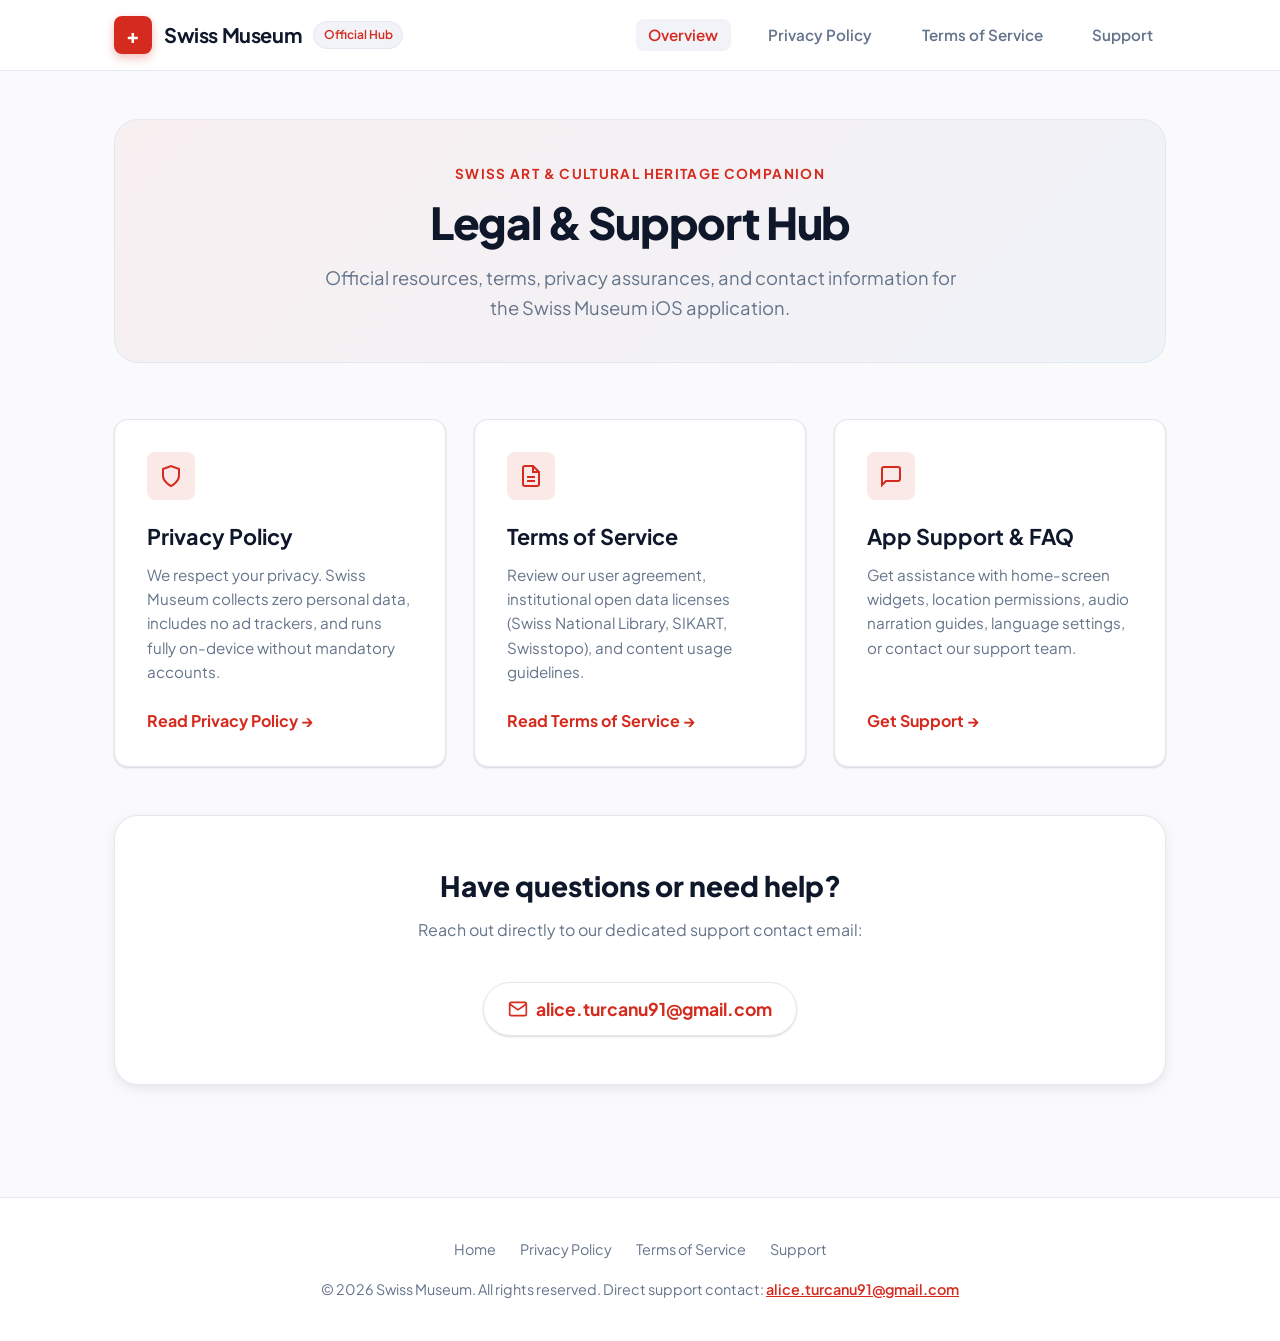
<file: index.html>
<!DOCTYPE html>
<html lang="en">
<head>
  <meta charset="UTF-8">
  <meta name="viewport" content="width=device-width, initial-scale=1.0">
  <title>Swiss Museum | Legal, Privacy & Support Portal</title>
  <meta name="description" content="Official Legal and Support Portal for Swiss Museum. Access Privacy Policy, Terms of Service, and App Support contact information.">
  <link rel="preconnect" href="https://fonts.googleapis.com">
  <link rel="preconnect" href="https://fonts.gstatic.com" crossorigin>
  <link href="https://fonts.googleapis.com/css2?family=Plus+Jakarta+Sans:wght@400;500;600;700;800&display=swap" rel="stylesheet">
  <link rel="stylesheet" href="styles.css">
</head>
<body>

  <!-- Navigation Header -->
  <header class="header">
    <div class="nav-container">
      <a href="index.html" class="brand">
        <div class="brand-icon">+</div>
        <span class="brand-title">Swiss Museum</span>
        <span class="brand-badge">Official Hub</span>
      </a>
      <nav>
        <ul class="nav-links">
          <li><a href="index.html" class="active">Overview</a></li>
          <li><a href="privacy.html">Privacy Policy</a></li>
          <li><a href="terms.html">Terms of Service</a></li>
          <li><a href="support.html">Support</a></li>
        </ul>
      </nav>
    </div>
  </header>

  <!-- Main Content -->
  <main class="main-content">
    
    <!-- Hero Section -->
    <section class="hero">
      <span class="hero-tag">Swiss Art & Cultural Heritage Companion</span>
      <h1 class="hero-title">Legal & Support Hub</h1>
      <p class="hero-subtitle">Official resources, terms, privacy assurances, and contact information for the Swiss Museum iOS application.</p>
    </section>

    <!-- Cards Grid -->
    <div class="card-grid">

      <!-- Privacy Card -->
      <div class="card">
        <div class="card-icon">
          <svg width="24" height="24" fill="none" stroke="currentColor" stroke-width="2" viewBox="0 0 24 24"><path d="M12 22s8-4 8-10V5l-8-3-8 3v7c0 6 8 10 8 10z"></path></svg>
        </div>
        <h2 class="card-title">Privacy Policy</h2>
        <p class="card-desc">We respect your privacy. Swiss Museum collects zero personal data, includes no ad trackers, and runs fully on-device without mandatory accounts.</p>
        <a href="privacy.html" class="card-link">Read Privacy Policy →</a>
      </div>

      <!-- Terms Card -->
      <div class="card">
        <div class="card-icon">
          <svg width="24" height="24" fill="none" stroke="currentColor" stroke-width="2" viewBox="0 0 24 24"><path d="M14 2H6a2 2 0 0 0-2 2v16a2 2 0 0 0 2 2h12a2 2 0 0 0 2-2V8z"></path><polyline points="14 2 14 8 20 8"></polyline><line x1="16" y1="13" x2="8" y2="13"></line><line x1="16" y1="17" x2="8" y2="17"></line></svg>
        </div>
        <h2 class="card-title">Terms of Service</h2>
        <p class="card-desc">Review our user agreement, institutional open data licenses (Swiss National Library, SIKART, Swisstopo), and content usage guidelines.</p>
        <a href="terms.html" class="card-link">Read Terms of Service →</a>
      </div>

      <!-- Support Card -->
      <div class="card">
        <div class="card-icon">
          <svg width="24" height="24" fill="none" stroke="currentColor" stroke-width="2" viewBox="0 0 24 24"><path d="M21 15a2 2 0 0 1-2 2H7l-4 4V5a2 2 0 0 1 2-2h14a2 2 0 0 1 2 2z"></path></svg>
        </div>
        <h2 class="card-title">App Support & FAQ</h2>
        <p class="card-desc">Get assistance with home-screen widgets, location permissions, audio narration guides, language settings, or contact our support team.</p>
        <a href="support.html" class="card-link">Get Support →</a>
      </div>

    </div>

    <!-- Quick Contact Card -->
    <div class="policy-container" style="text-align: center;">
      <h2 style="font-size: 1.75rem; font-weight: 800; margin-bottom: 0.5rem;">Have questions or need help?</h2>
      <p style="color: var(--text-muted); margin-bottom: 1.5rem;">Reach out directly to our dedicated support contact email:</p>
      
      <a href="mailto:alice.turcanu91@gmail.com" class="email-badge">
        <svg width="20" height="20" fill="none" stroke="currentColor" stroke-width="2" viewBox="0 0 24 24"><path d="M4 4h16c1.1 0 2 .9 2 2v12c0 1.1-.9 2-2 2H4c-1.1 0-2-.9-2-2V6c0-1.1.9-2 2-2z"></path><polyline points="22,6 12,13 2,6"></polyline></svg>
        alice.turcanu91@gmail.com
      </a>
    </div>

  </main>

  <!-- Footer -->
  <footer class="footer">
    <div class="footer-links">
      <a href="index.html">Home</a>
      <a href="privacy.html">Privacy Policy</a>
      <a href="terms.html">Terms of Service</a>
      <a href="support.html">Support</a>
    </div>
    <p>© 2026 Swiss Museum. All rights reserved. Direct support contact: <a href="mailto:alice.turcanu91@gmail.com" style="color:var(--primary); font-weight:600;">alice.turcanu91@gmail.com</a></p>
  </footer>

</body>
</html>
</file>
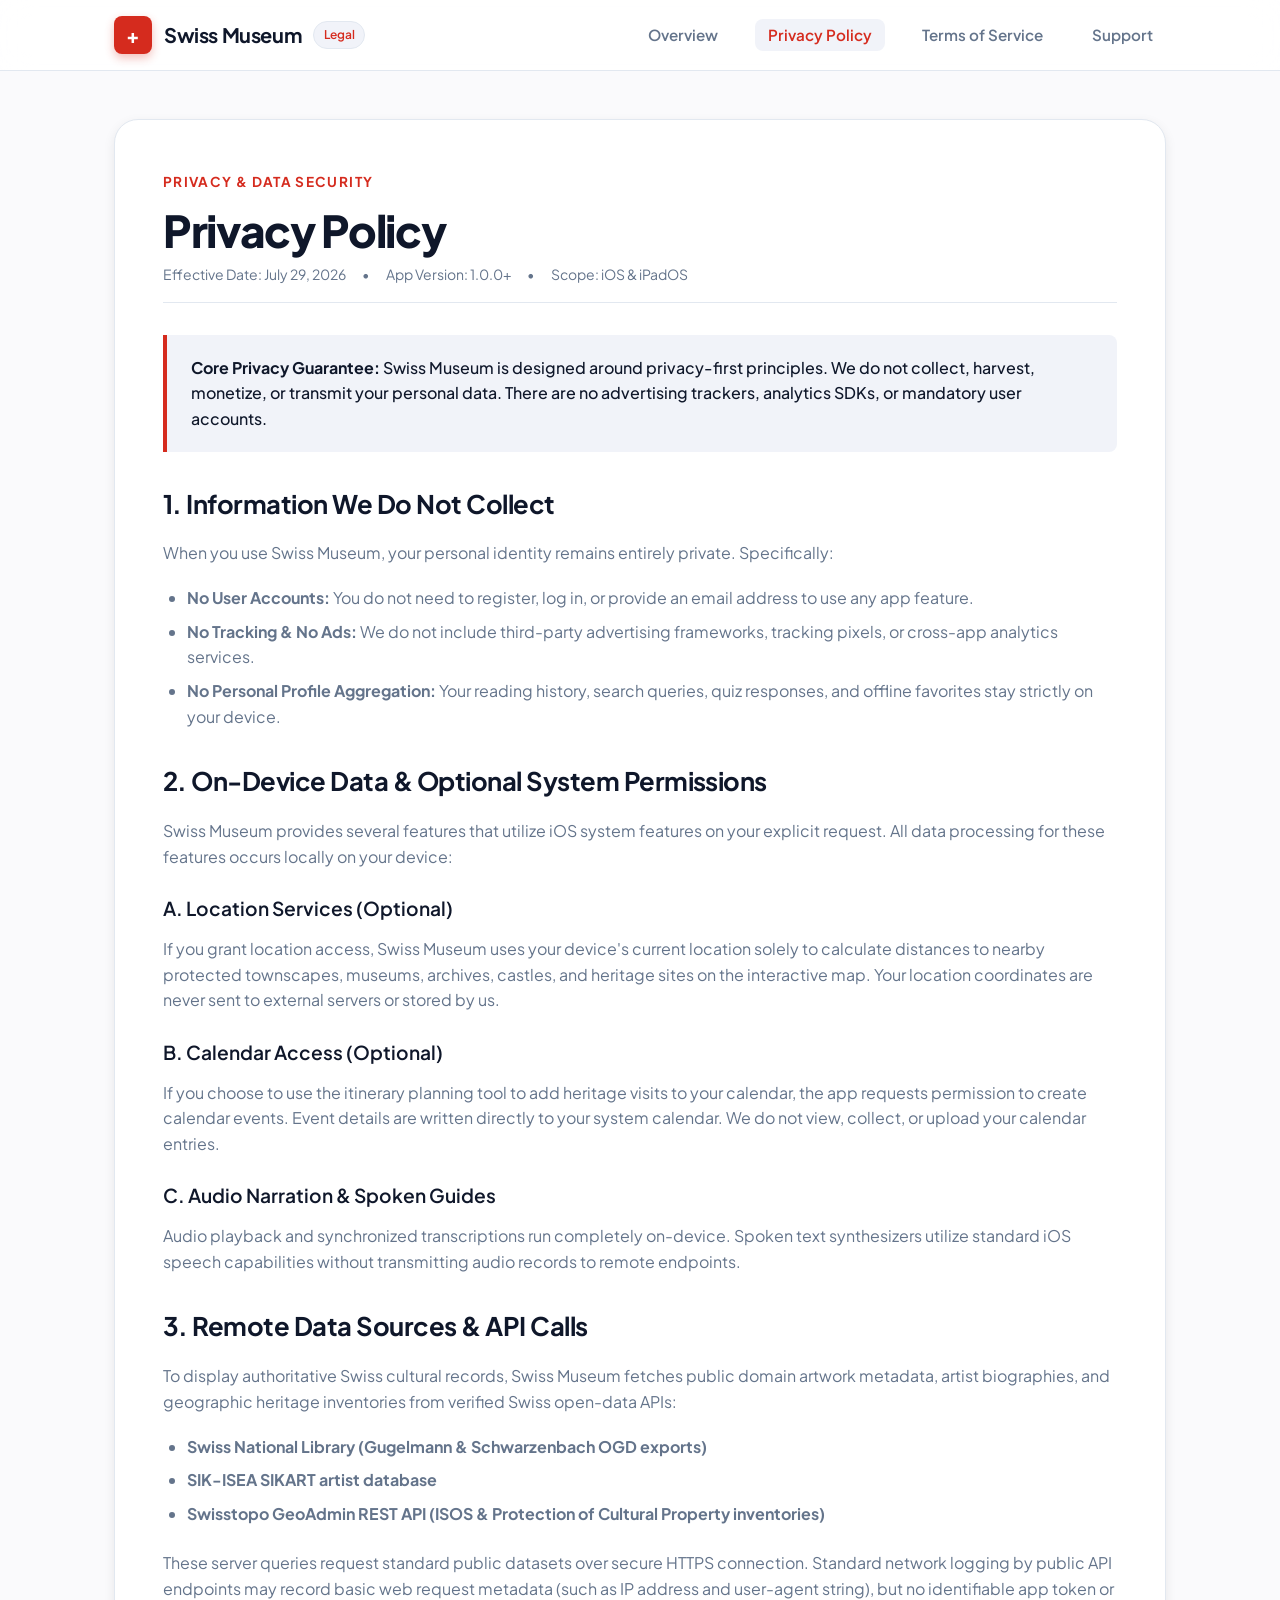
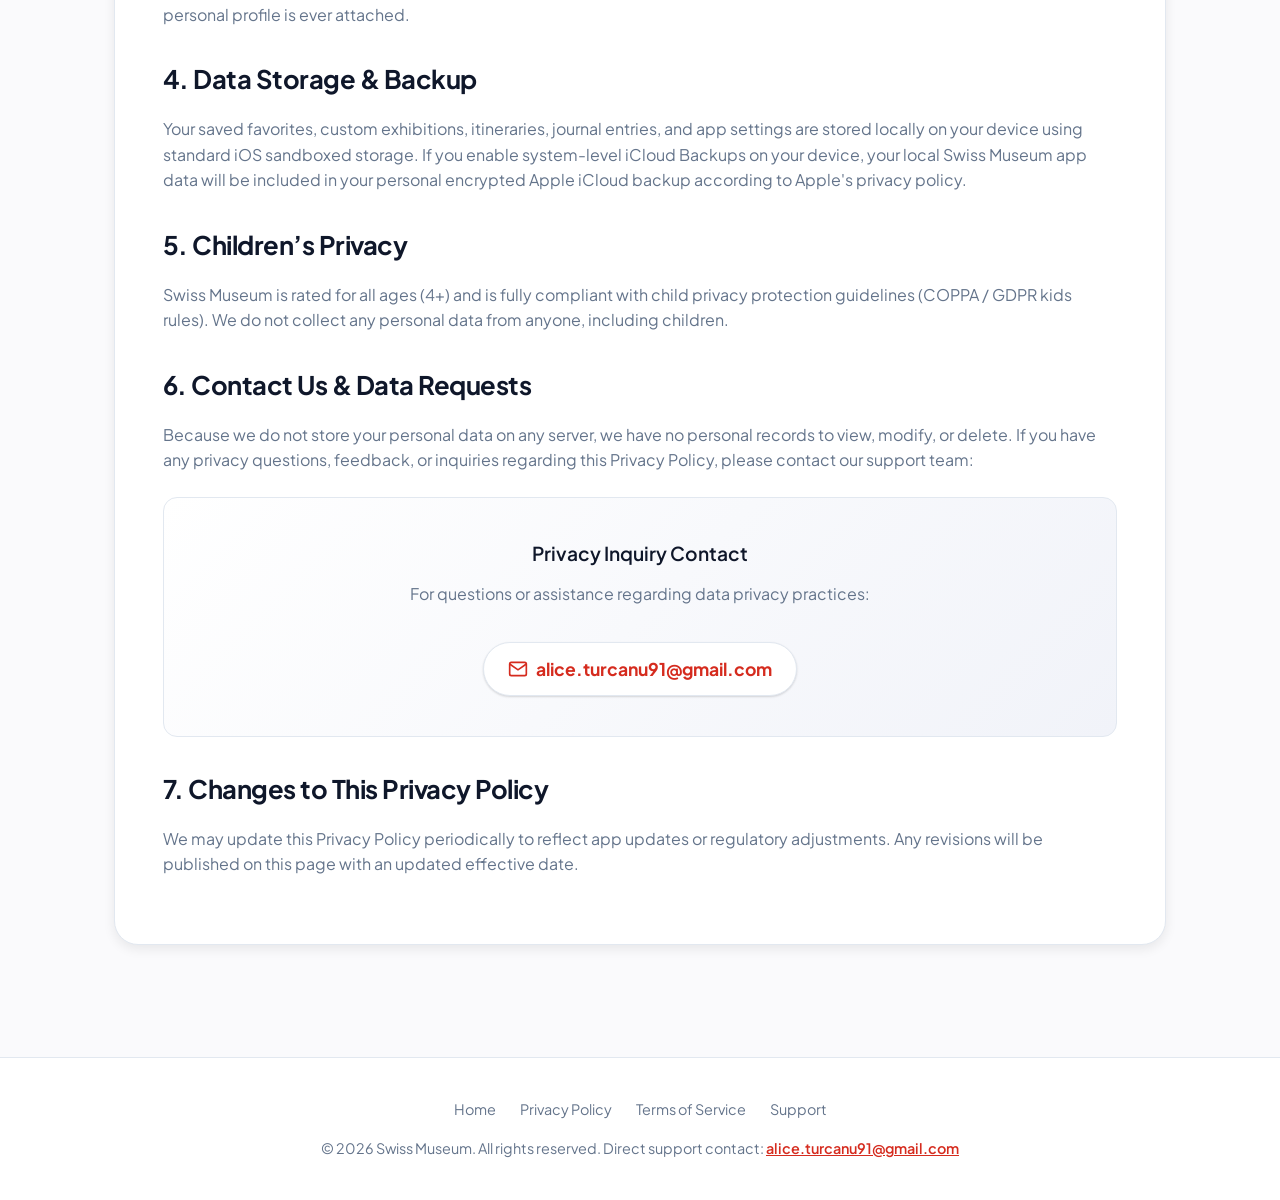
<file: privacy.html>
<!DOCTYPE html>
<html lang="en">
<head>
  <meta charset="UTF-8">
  <meta name="viewport" content="width=device-width, initial-scale=1.0">
  <title>Privacy Policy | Swiss Museum</title>
  <meta name="description" content="Privacy Policy for Swiss Museum: Learn how we safeguard your privacy with zero personal tracking, no user accounts, and local on-device data processing.">
  <link rel="preconnect" href="https://fonts.googleapis.com">
  <link rel="preconnect" href="https://fonts.gstatic.com" crossorigin>
  <link href="https://fonts.googleapis.com/css2?family=Plus+Jakarta+Sans:wght@400;500;600;700;800&display=swap" rel="stylesheet">
  <link rel="stylesheet" href="styles.css">
</head>
<body>

  <!-- Navigation Header -->
  <header class="header">
    <div class="nav-container">
      <a href="index.html" class="brand">
        <div class="brand-icon">+</div>
        <span class="brand-title">Swiss Museum</span>
        <span class="brand-badge">Legal</span>
      </a>
      <nav>
        <ul class="nav-links">
          <li><a href="index.html">Overview</a></li>
          <li><a href="privacy.html" class="active">Privacy Policy</a></li>
          <li><a href="terms.html">Terms of Service</a></li>
          <li><a href="support.html">Support</a></li>
        </ul>
      </nav>
    </div>
  </header>

  <!-- Main Content -->
  <main class="main-content">
    
    <div class="policy-container">
      <div class="hero-tag">Privacy & Data Security</div>
      <h1 class="hero-title" style="text-align: left; margin-bottom: 0.5rem;">Privacy Policy</h1>
      
      <div class="policy-meta">
        <span>Effective Date: July 29, 2026</span>
        <span>•</span>
        <span>App Version: 1.0.0+</span>
        <span>•</span>
        <span>Scope: iOS & iPadOS</span>
      </div>

      <div class="highlight-box">
        <p><strong>Core Privacy Guarantee:</strong> Swiss Museum is designed around privacy-first principles. We do not collect, harvest, monetize, or transmit your personal data. There are no advertising trackers, analytics SDKs, or mandatory user accounts.</p>
      </div>

      <article class="policy-content">
        <h2>1. Information We Do Not Collect</h2>
        <p>When you use Swiss Museum, your personal identity remains entirely private. Specifically:</p>
        <ul>
          <li><strong>No User Accounts:</strong> You do not need to register, log in, or provide an email address to use any app feature.</li>
          <li><strong>No Tracking & No Ads:</strong> We do not include third-party advertising frameworks, tracking pixels, or cross-app analytics services.</li>
          <li><strong>No Personal Profile Aggregation:</strong> Your reading history, search queries, quiz responses, and offline favorites stay strictly on your device.</li>
        </ul>

        <h2>2. On-Device Data & Optional System Permissions</h2>
        <p>Swiss Museum provides several features that utilize iOS system features on your explicit request. All data processing for these features occurs locally on your device:</p>

        <h3>A. Location Services (Optional)</h3>
        <p>If you grant location access, Swiss Museum uses your device's current location solely to calculate distances to nearby protected townscapes, museums, archives, castles, and heritage sites on the interactive map. Your location coordinates are never sent to external servers or stored by us.</p>

        <h3>B. Calendar Access (Optional)</h3>
        <p>If you choose to use the itinerary planning tool to add heritage visits to your calendar, the app requests permission to create calendar events. Event details are written directly to your system calendar. We do not view, collect, or upload your calendar entries.</p>

        <h3>C. Audio Narration & Spoken Guides</h3>
        <p>Audio playback and synchronized transcriptions run completely on-device. Spoken text synthesizers utilize standard iOS speech capabilities without transmitting audio records to remote endpoints.</p>

        <h2>3. Remote Data Sources & API Calls</h2>
        <p>To display authoritative Swiss cultural records, Swiss Museum fetches public domain artwork metadata, artist biographies, and geographic heritage inventories from verified Swiss open-data APIs:</p>
        <ul>
          <li><strong>Swiss National Library (Gugelmann & Schwarzenbach OGD exports)</strong></li>
          <li><strong>SIK-ISEA SIKART artist database</strong></li>
          <li><strong>Swisstopo GeoAdmin REST API (ISOS & Protection of Cultural Property inventories)</strong></li>
        </ul>
        <p>These server queries request standard public datasets over secure HTTPS connection. Standard network logging by public API endpoints may record basic web request metadata (such as IP address and user-agent string), but no identifiable app token or personal profile is ever attached.</p>

        <h2>4. Data Storage & Backup</h2>
        <p>Your saved favorites, custom exhibitions, itineraries, journal entries, and app settings are stored locally on your device using standard iOS sandboxed storage. If you enable system-level iCloud Backups on your device, your local Swiss Museum app data will be included in your personal encrypted Apple iCloud backup according to Apple's privacy policy.</p>

        <h2>5. Children’s Privacy</h2>
        <p>Swiss Museum is rated for all ages (4+) and is fully compliant with child privacy protection guidelines (COPPA / GDPR kids rules). We do not collect any personal data from anyone, including children.</p>

        <h2>6. Contact Us & Data Requests</h2>
        <p>Because we do not store your personal data on any server, we have no personal records to view, modify, or delete. If you have any privacy questions, feedback, or inquiries regarding this Privacy Policy, please contact our support team:</p>

        <div class="contact-card" style="margin-top: 1.5rem;">
          <h3 style="margin-top:0;">Privacy Inquiry Contact</h3>
          <p>For questions or assistance regarding data privacy practices:</p>
          <a href="mailto:alice.turcanu91@gmail.com?subject=Swiss%20Museum%20Privacy%20Inquiry" class="email-badge">
            <svg width="20" height="20" fill="none" stroke="currentColor" stroke-width="2" viewBox="0 0 24 24"><path d="M4 4h16c1.1 0 2 .9 2 2v12c0 1.1-.9 2-2 2H4c-1.1 0-2-.9-2-2V6c0-1.1.9-2 2-2z"></path><polyline points="22,6 12,13 2,6"></polyline></svg>
            alice.turcanu91@gmail.com
          </a>
        </div>

        <h2>7. Changes to This Privacy Policy</h2>
        <p>We may update this Privacy Policy periodically to reflect app updates or regulatory adjustments. Any revisions will be published on this page with an updated effective date.</p>
      </article>

    </div>

  </main>

  <!-- Footer -->
  <footer class="footer">
    <div class="footer-links">
      <a href="index.html">Home</a>
      <a href="privacy.html">Privacy Policy</a>
      <a href="terms.html">Terms of Service</a>
      <a href="support.html">Support</a>
    </div>
    <p>© 2026 Swiss Museum. All rights reserved. Direct support contact: <a href="mailto:alice.turcanu91@gmail.com" style="color:var(--primary); font-weight:600;">alice.turcanu91@gmail.com</a></p>
  </footer>

</body>
</html>
</file>
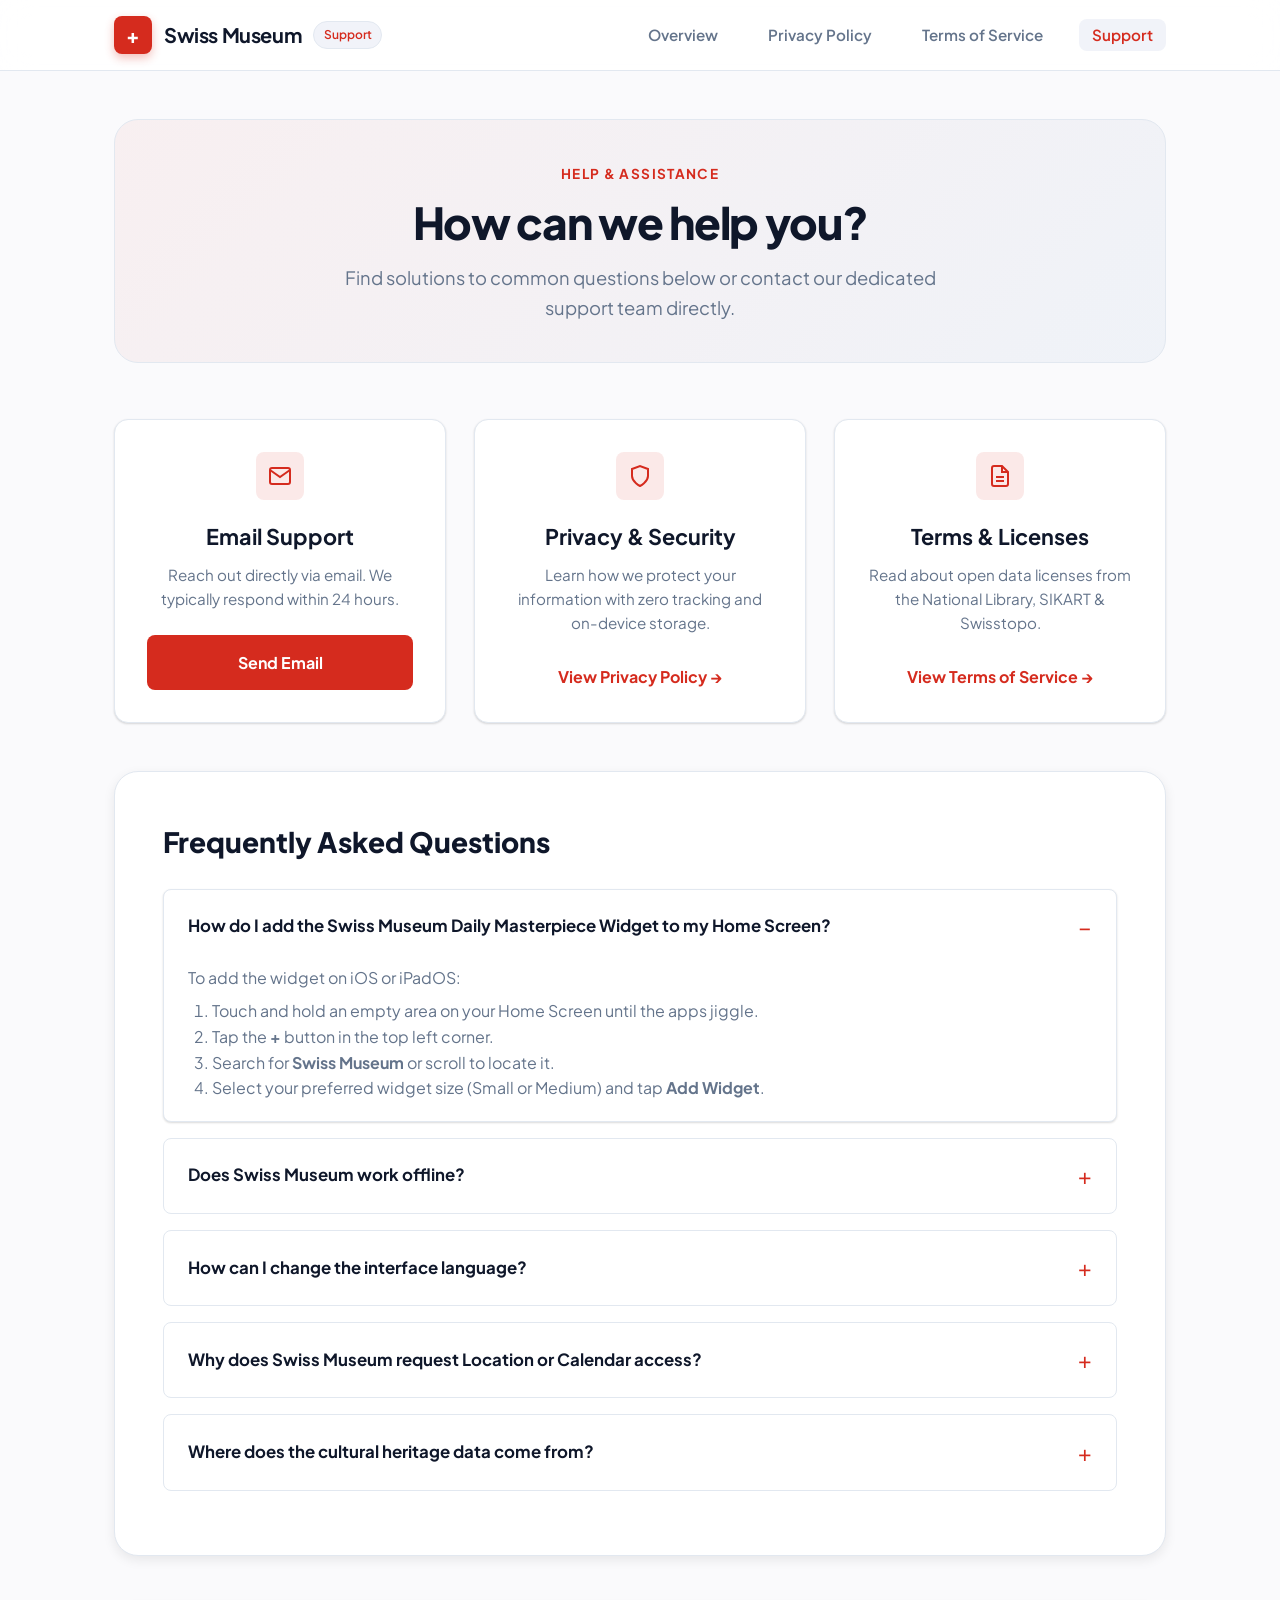
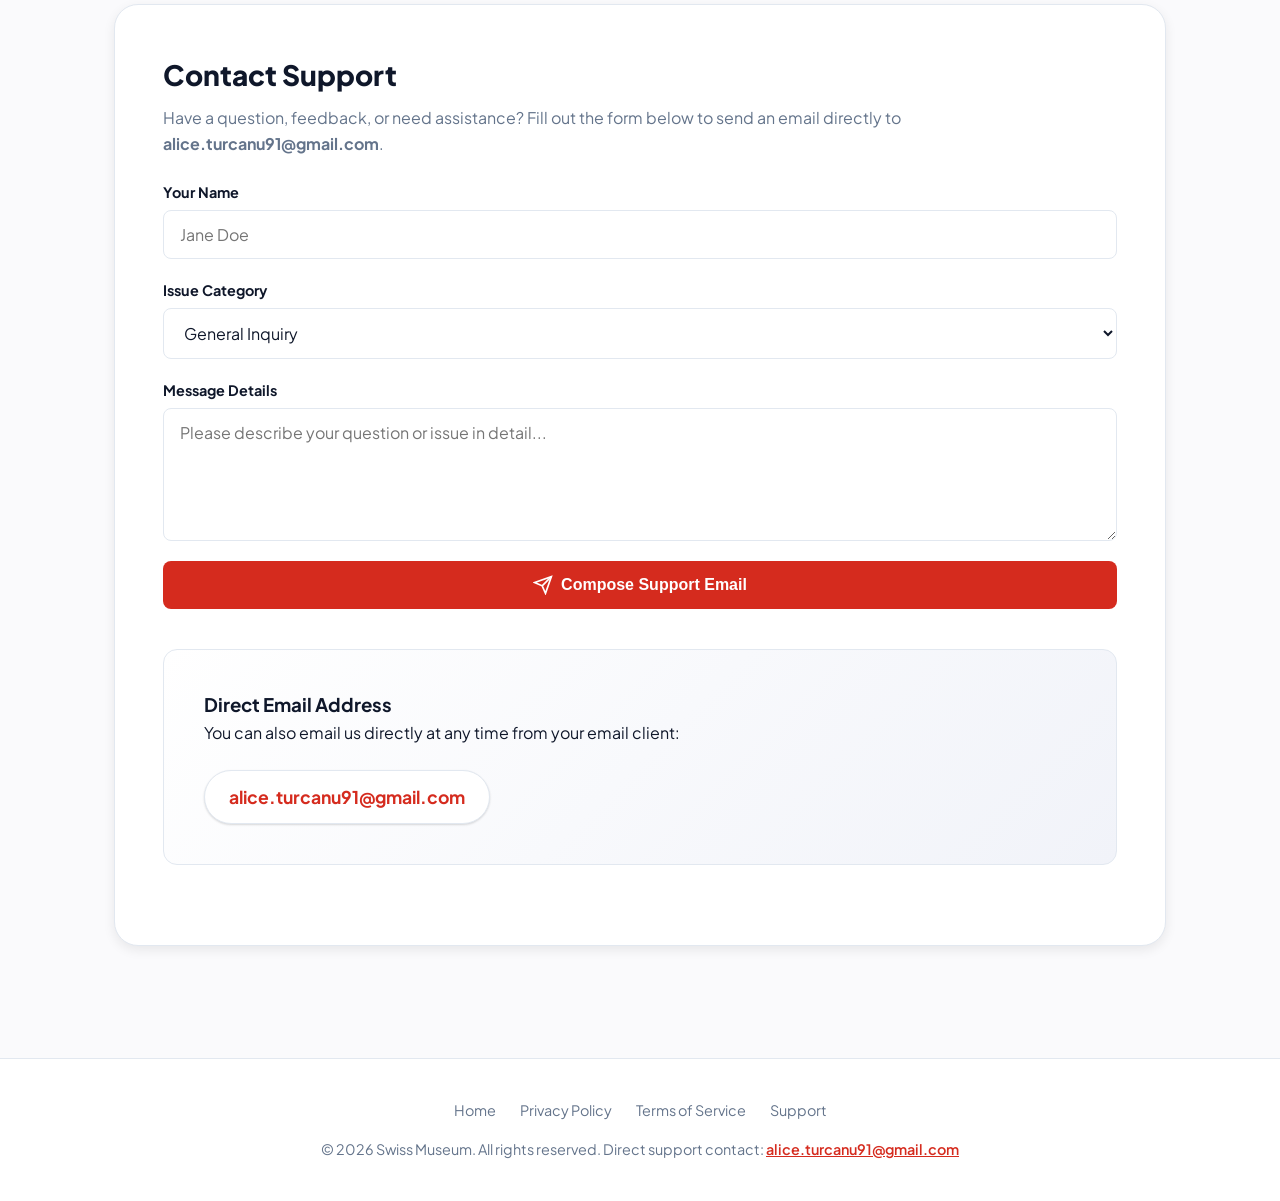
<file: support.html>
<!DOCTYPE html>
<html lang="en">
<head>
  <meta charset="UTF-8">
  <meta name="viewport" content="width=device-width, initial-scale=1.0">
  <title>Support & Help Center | Swiss Museum</title>
  <meta name="description" content="Need help with Swiss Museum? Find answers to frequently asked questions, widget setup, audio guides, or contact our support team directly.">
  <link rel="preconnect" href="https://fonts.googleapis.com">
  <link rel="preconnect" href="https://fonts.gstatic.com" crossorigin>
  <link href="https://fonts.googleapis.com/css2?family=Plus+Jakarta+Sans:wght@400;500;600;700;800&display=swap" rel="stylesheet">
  <link rel="stylesheet" href="styles.css">
</head>
<body>

  <!-- Navigation Header -->
  <header class="header">
    <div class="nav-container">
      <a href="index.html" class="brand">
        <div class="brand-icon">+</div>
        <span class="brand-title">Swiss Museum</span>
        <span class="brand-badge">Support</span>
      </a>
      <nav>
        <ul class="nav-links">
          <li><a href="index.html">Overview</a></li>
          <li><a href="privacy.html">Privacy Policy</a></li>
          <li><a href="terms.html">Terms of Service</a></li>
          <li><a href="support.html" class="active">Support</a></li>
        </ul>
      </nav>
    </div>
  </header>

  <!-- Main Content -->
  <main class="main-content">
    
    <!-- Support Hero -->
    <section class="hero">
      <span class="hero-tag">Help & Assistance</span>
      <h1 class="hero-title">How can we help you?</h1>
      <p class="hero-subtitle">Find solutions to common questions below or contact our dedicated support team directly.</p>
    </section>

    <div class="card-grid" style="grid-template-columns: repeat(auto-fit, minmax(280px, 1fr));">
      <div class="card" style="text-align: center; align-items: center;">
        <div class="card-icon">
          <svg width="24" height="24" fill="none" stroke="currentColor" stroke-width="2" viewBox="0 0 24 24"><path d="M4 4h16c1.1 0 2 .9 2 2v12c0 1.1-.9 2-2 2H4c-1.1 0-2-.9-2-2V6c0-1.1.9-2 2-2z"></path><polyline points="22,6 12,13 2,6"></polyline></svg>
        </div>
        <h2 class="card-title">Email Support</h2>
        <p class="card-desc">Reach out directly via email. We typically respond within 24 hours.</p>
        <a href="mailto:alice.turcanu91@gmail.com?subject=Swiss%20Museum%20Support%20Request" class="btn-primary" style="width: 100%;">
          Send Email
        </a>
      </div>

      <div class="card" style="text-align: center; align-items: center;">
        <div class="card-icon">
          <svg width="24" height="24" fill="none" stroke="currentColor" stroke-width="2" viewBox="0 0 24 24"><path d="M12 22s8-4 8-10V5l-8-3-8 3v7c0 6 8 10 8 10z"></path></svg>
        </div>
        <h2 class="card-title">Privacy & Security</h2>
        <p class="card-desc">Learn how we protect your information with zero tracking and on-device storage.</p>
        <a href="privacy.html" class="card-link">View Privacy Policy →</a>
      </div>

      <div class="card" style="text-align: center; align-items: center;">
        <div class="card-icon">
          <svg width="24" height="24" fill="none" stroke="currentColor" stroke-width="2" viewBox="0 0 24 24"><path d="M14 2H6a2 2 0 0 0-2 2v16a2 2 0 0 0 2 2h12a2 2 0 0 0 2-2V8z"></path><polyline points="14 2 14 8 20 8"></polyline><line x1="16" y1="13" x2="8" y2="13"></line><line x1="16" y1="17" x2="8" y2="17"></line></line></svg>
        </div>
        <h2 class="card-title">Terms & Licenses</h2>
        <p class="card-desc">Read about open data licenses from the National Library, SIKART & Swisstopo.</p>
        <a href="terms.html" class="card-link">View Terms of Service →</a>
      </div>
    </div>

    <!-- Frequently Asked Questions -->
    <div class="policy-container" style="margin-bottom: 3rem;">
      <h2 style="font-size: 1.75rem; font-weight: 800; margin-bottom: 1rem;">Frequently Asked Questions</h2>

      <div class="faq-list">
        
        <details class="faq-item" open>
          <summary class="faq-question">How do I add the Swiss Museum Daily Masterpiece Widget to my Home Screen?</summary>
          <div class="faq-answer">
            <p>To add the widget on iOS or iPadOS:</p>
            <ol style="margin-left: 1.5rem; margin-top: 0.5rem;">
              <li>Touch and hold an empty area on your Home Screen until the apps jiggle.</li>
              <li>Tap the <strong>+</strong> button in the top left corner.</li>
              <li>Search for <strong>Swiss Museum</strong> or scroll to locate it.</li>
              <li>Select your preferred widget size (Small or Medium) and tap <strong>Add Widget</strong>.</li>
            </ol>
          </div>
        </details>

        <details class="faq-item">
          <summary class="faq-question">Does Swiss Museum work offline?</summary>
          <div class="faq-answer">
            <p>Yes! Swiss Museum includes curated fallback records and stores your saved favorites, notes, and itineraries locally. While audio guides and metadata browsing work offline, viewing new high-resolution images or searching live Swisstopo map layers requires an active network connection.</p>
          </div>
        </details>

        <details class="faq-item">
          <summary class="faq-question">How can I change the interface language?</summary>
          <div class="faq-answer">
            <p>Swiss Museum automatically matches your iPhone or iPad system language (English, German, French, or Italian). You can also set a specific language for Swiss Museum by opening your device <strong>Settings → Swiss Museum → Preferred Language</strong>.</p>
          </div>
        </details>

        <details class="faq-item">
          <summary class="faq-question">Why does Swiss Museum request Location or Calendar access?</summary>
          <div class="faq-answer">
            <p><strong>Location Access:</strong> Used solely to display your distance to nearby museums and protected townscapes on the map. Coordinates are processed on-device and never saved or transmitted.<br>
            <strong>Calendar Access:</strong> Allows you to save planned day-trips directly into your iOS Calendar. Both permissions are 100% optional.</p>
          </div>
        </details>

        <details class="faq-item">
          <summary class="faq-question">Where does the cultural heritage data come from?</summary>
          <div class="faq-answer">
            <p>Every artwork, artist record, and townscape in Swiss Museum originates from authoritative Swiss open data sources: the Swiss National Library (Gugelmann & Schwarzenbach OGD collections), SIK-ISEA SIKART artist index, and Swisstopo GeoAdmin REST API (ISOS & Protection of Cultural Property inventories).</p>
          </div>
        </details>

      </div>
    </div>

    <!-- Direct Support Form & Mailto Builder -->
    <div class="policy-container">
      <h2 style="font-size: 1.75rem; font-weight: 800; margin-bottom: 0.5rem;">Contact Support</h2>
      <p style="color: var(--text-muted); margin-bottom: 1.5rem;">Have a question, feedback, or need assistance? Fill out the form below to send an email directly to <strong>alice.turcanu91@gmail.com</strong>.</p>

      <form id="supportForm" class="support-form" onsubmit="handleSupportSubmit(event)">
        <div class="form-group">
          <label for="supportName">Your Name</label>
          <input type="text" id="supportName" class="form-control" placeholder="Jane Doe" required>
        </div>

        <div class="form-group">
          <label for="supportCategory">Issue Category</label>
          <select id="supportCategory" class="form-control" required>
            <option value="General Inquiry">General Inquiry</option>
            <option value="Widget Issue">Home Screen Widget Issue</option>
            <option value="Audio Guide Feedback">Audio Guide / Spoken Narration</option>
            <option value="Map & Location">Map & Nearby Discovery</option>
            <option value="Data & Attributions">Open Data & Attribution</option>
            <option value="Privacy Question">Privacy Question</option>
          </select>
        </div>

        <div class="form-group">
          <label for="supportMessage">Message Details</label>
          <textarea id="supportMessage" class="form-control" rows="5" placeholder="Please describe your question or issue in detail..." required></textarea>
        </div>

        <button type="submit" class="btn-primary">
          <svg width="20" height="20" fill="none" stroke="currentColor" stroke-width="2" viewBox="0 0 24 24"><path d="M22 2L11 13"></path><path d="M22 2l-7 20-4-9-9-4 20-7z"></path></svg>
          Compose Support Email
        </button>
      </form>

      <div class="contact-card" style="margin-top: 2.5rem; text-align: left;">
        <h3 style="margin-top:0;">Direct Email Address</h3>
        <p style="margin-bottom: 0.5rem;">You can also email us directly at any time from your email client:</p>
        <a href="mailto:alice.turcanu91@gmail.com" class="email-badge">
          alice.turcanu91@gmail.com
        </a>
      </div>

    </div>

  </main>

  <!-- Footer -->
  <footer class="footer">
    <div class="footer-links">
      <a href="index.html">Home</a>
      <a href="privacy.html">Privacy Policy</a>
      <a href="terms.html">Terms of Service</a>
      <a href="support.html">Support</a>
    </div>
    <p>© 2026 Swiss Museum. All rights reserved. Direct support contact: <a href="mailto:alice.turcanu91@gmail.com" style="color:var(--primary); font-weight:600;">alice.turcanu91@gmail.com</a></p>
  </footer>

  <script>
    function handleSupportSubmit(event) {
      event.preventDefault();
      const name = document.getElementById('supportName').value.trim();
      const category = document.getElementById('supportCategory').value;
      const message = document.getElementById('supportMessage').value.trim();

      const subject = encodeURIComponent(`Swiss Museum Support [${category}]`);
      const body = encodeURIComponent(`Hello Swiss Museum Support Team,\n\nName: ${name}\nCategory: ${category}\n\nMessage:\n${message}\n\nSent from Swiss Museum Support Portal`);

      window.location.href = `mailto:alice.turcanu91@gmail.com?subject=${subject}&body=${body}`;
    }
  </script>

</body>
</html>
</file>
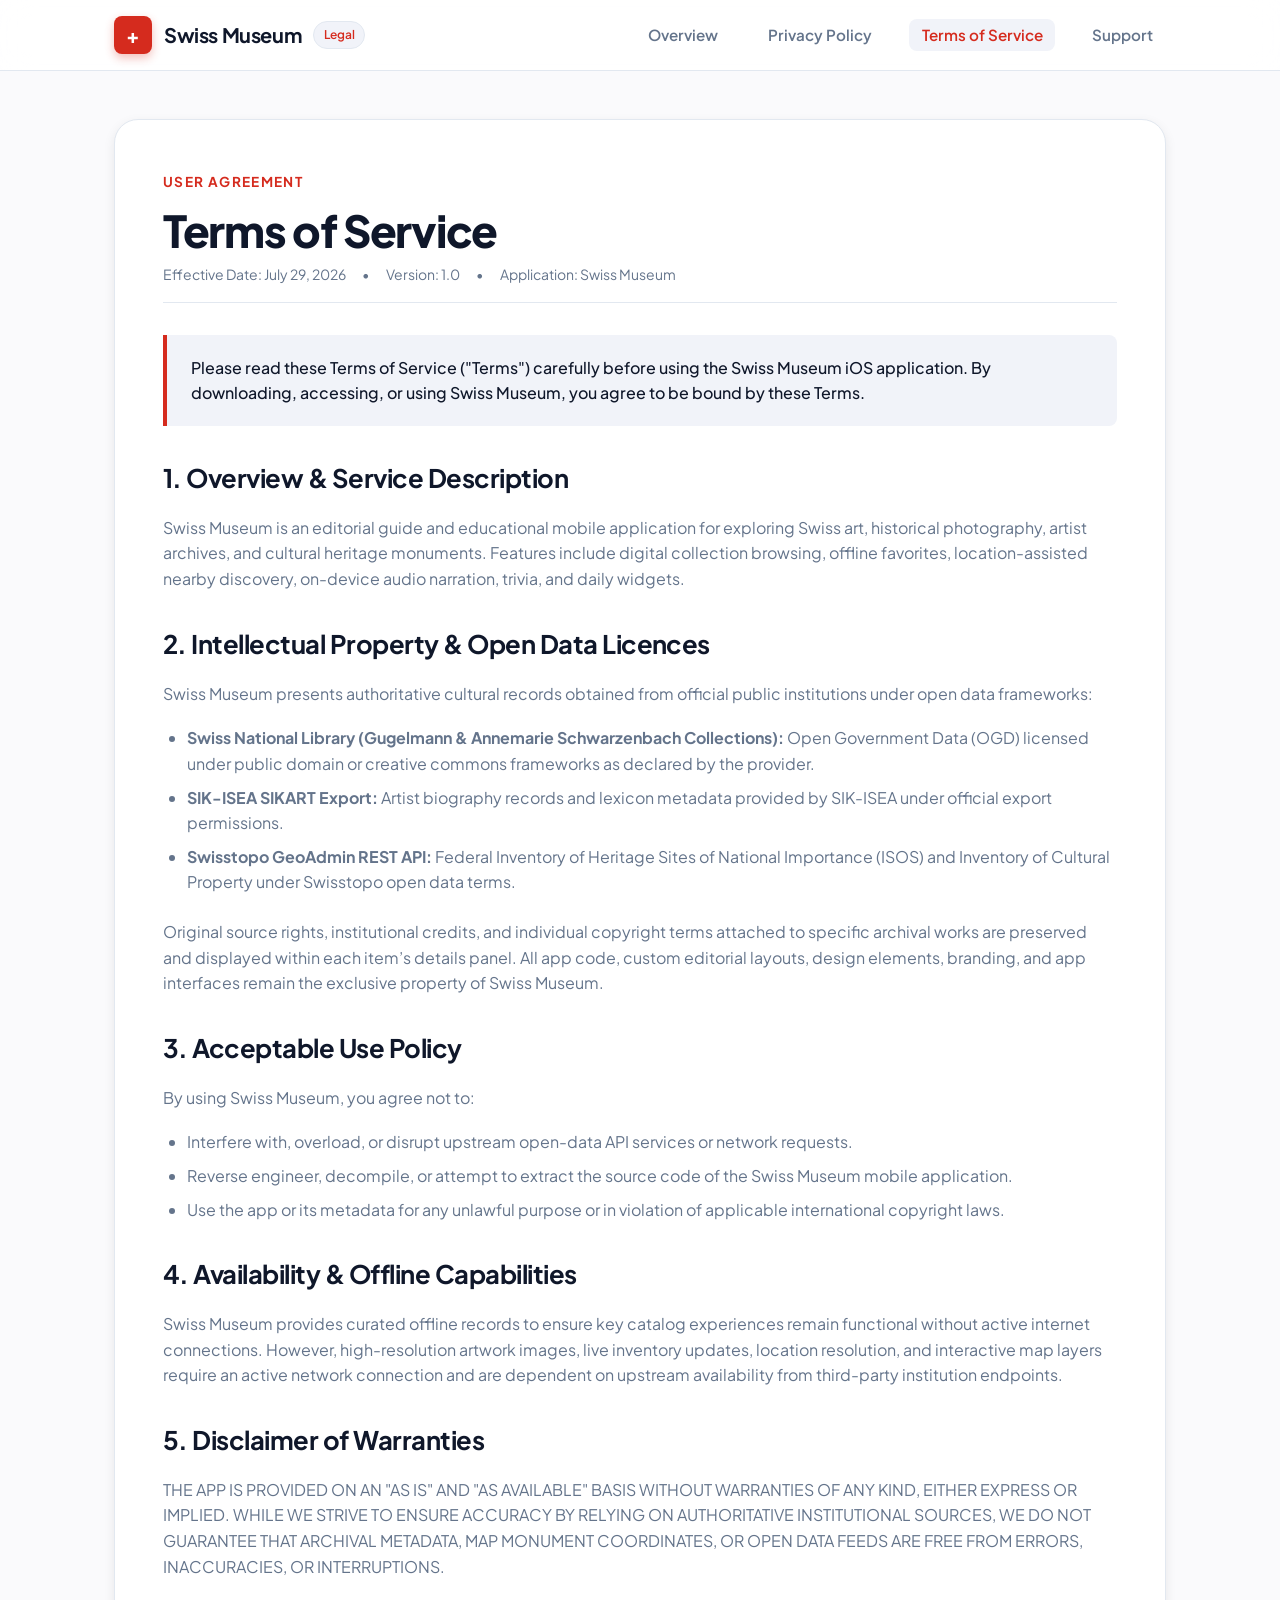
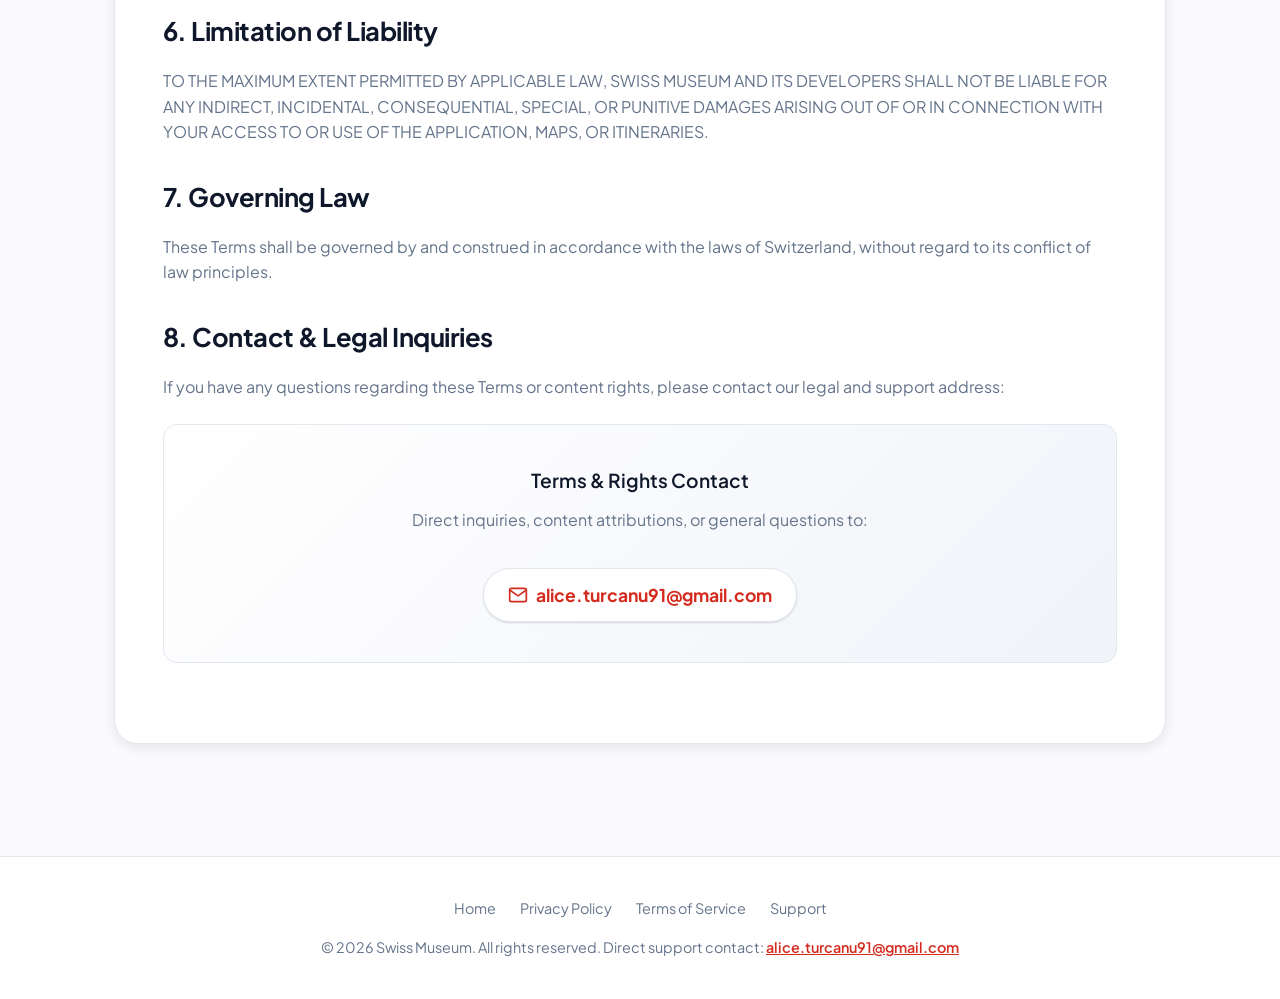
<file: terms.html>
<!DOCTYPE html>
<html lang="en">
<head>
  <meta charset="UTF-8">
  <meta name="viewport" content="width=device-width, initial-scale=1.0">
  <title>Terms of Service | Swiss Museum</title>
  <meta name="description" content="Terms of Service for Swiss Museum: Rules, open data attribution, content guidelines, and conditions governing the use of the Swiss Museum application.">
  <link rel="preconnect" href="https://fonts.googleapis.com">
  <link rel="preconnect" href="https://fonts.gstatic.com" crossorigin>
  <link href="https://fonts.googleapis.com/css2?family=Plus+Jakarta+Sans:wght@400;500;600;700;800&display=swap" rel="stylesheet">
  <link rel="stylesheet" href="styles.css">
</head>
<body>

  <!-- Navigation Header -->
  <header class="header">
    <div class="nav-container">
      <a href="index.html" class="brand">
        <div class="brand-icon">+</div>
        <span class="brand-title">Swiss Museum</span>
        <span class="brand-badge">Legal</span>
      </a>
      <nav>
        <ul class="nav-links">
          <li><a href="index.html">Overview</a></li>
          <li><a href="privacy.html">Privacy Policy</a></li>
          <li><a href="terms.html" class="active">Terms of Service</a></li>
          <li><a href="support.html">Support</a></li>
        </ul>
      </nav>
    </div>
  </header>

  <!-- Main Content -->
  <main class="main-content">
    
    <div class="policy-container">
      <div class="hero-tag">User Agreement</div>
      <h1 class="hero-title" style="text-align: left; margin-bottom: 0.5rem;">Terms of Service</h1>
      
      <div class="policy-meta">
        <span>Effective Date: July 29, 2026</span>
        <span>•</span>
        <span>Version: 1.0</span>
        <span>•</span>
        <span>Application: Swiss Museum</span>
      </div>

      <div class="highlight-box">
        <p>Please read these Terms of Service ("Terms") carefully before using the Swiss Museum iOS application. By downloading, accessing, or using Swiss Museum, you agree to be bound by these Terms.</p>
      </div>

      <article class="policy-content">
        <h2>1. Overview & Service Description</h2>
        <p>Swiss Museum is an editorial guide and educational mobile application for exploring Swiss art, historical photography, artist archives, and cultural heritage monuments. Features include digital collection browsing, offline favorites, location-assisted nearby discovery, on-device audio narration, trivia, and daily widgets.</p>

        <h2>2. Intellectual Property & Open Data Licences</h2>
        <p>Swiss Museum presents authoritative cultural records obtained from official public institutions under open data frameworks:</p>
        <ul>
          <li><strong>Swiss National Library (Gugelmann & Annemarie Schwarzenbach Collections):</strong> Open Government Data (OGD) licensed under public domain or creative commons frameworks as declared by the provider.</li>
          <li><strong>SIK-ISEA SIKART Export:</strong> Artist biography records and lexicon metadata provided by SIK-ISEA under official export permissions.</li>
          <li><strong>Swisstopo GeoAdmin REST API:</strong> Federal Inventory of Heritage Sites of National Importance (ISOS) and Inventory of Cultural Property under Swisstopo open data terms.</li>
        </ul>
        <p>Original source rights, institutional credits, and individual copyright terms attached to specific archival works are preserved and displayed within each item’s details panel. All app code, custom editorial layouts, design elements, branding, and app interfaces remain the exclusive property of Swiss Museum.</p>

        <h2>3. Acceptable Use Policy</h2>
        <p>By using Swiss Museum, you agree not to:</p>
        <ul>
          <li>Interfere with, overload, or disrupt upstream open-data API services or network requests.</li>
          <li>Reverse engineer, decompile, or attempt to extract the source code of the Swiss Museum mobile application.</li>
          <li>Use the app or its metadata for any unlawful purpose or in violation of applicable international copyright laws.</li>
        </ul>

        <h2>4. Availability & Offline Capabilities</h2>
        <p>Swiss Museum provides curated offline records to ensure key catalog experiences remain functional without active internet connections. However, high-resolution artwork images, live inventory updates, location resolution, and interactive map layers require an active network connection and are dependent on upstream availability from third-party institution endpoints.</p>

        <h2>5. Disclaimer of Warranties</h2>
        <p>THE APP IS PROVIDED ON AN "AS IS" AND "AS AVAILABLE" BASIS WITHOUT WARRANTIES OF ANY KIND, EITHER EXPRESS OR IMPLIED. WHILE WE STRIVE TO ENSURE ACCURACY BY RELYING ON AUTHORITATIVE INSTITUTIONAL SOURCES, WE DO NOT GUARANTEE THAT ARCHIVAL METADATA, MAP MONUMENT COORDINATES, OR OPEN DATA FEEDS ARE FREE FROM ERRORS, INACCURACIES, OR INTERRUPTIONS.</p>

        <h2>6. Limitation of Liability</h2>
        <p>TO THE MAXIMUM EXTENT PERMITTED BY APPLICABLE LAW, SWISS MUSEUM AND ITS DEVELOPERS SHALL NOT BE LIABLE FOR ANY INDIRECT, INCIDENTAL, CONSEQUENTIAL, SPECIAL, OR PUNITIVE DAMAGES ARISING OUT OF OR IN CONNECTION WITH YOUR ACCESS TO OR USE OF THE APPLICATION, MAPS, OR ITINERARIES.</p>

        <h2>7. Governing Law</h2>
        <p>These Terms shall be governed by and construed in accordance with the laws of Switzerland, without regard to its conflict of law principles.</p>

        <h2>8. Contact & Legal Inquiries</h2>
        <p>If you have any questions regarding these Terms or content rights, please contact our legal and support address:</p>

        <div class="contact-card" style="margin-top: 1.5rem;">
          <h3 style="margin-top:0;">Terms & Rights Contact</h3>
          <p>Direct inquiries, content attributions, or general questions to:</p>
          <a href="mailto:alice.turcanu91@gmail.com?subject=Swiss%20Museum%20Terms%20Inquiry" class="email-badge">
            <svg width="20" height="20" fill="none" stroke="currentColor" stroke-width="2" viewBox="0 0 24 24"><path d="M4 4h16c1.1 0 2 .9 2 2v12c0 1.1-.9 2-2 2H4c-1.1 0-2-.9-2-2V6c0-1.1.9-2 2-2z"></path><polyline points="22,6 12,13 2,6"></polyline></svg>
            alice.turcanu91@gmail.com
          </a>
        </div>
      </article>

    </div>

  </main>

  <!-- Footer -->
  <footer class="footer">
    <div class="footer-links">
      <a href="index.html">Home</a>
      <a href="privacy.html">Privacy Policy</a>
      <a href="terms.html">Terms of Service</a>
      <a href="support.html">Support</a>
    </div>
    <p>© 2026 Swiss Museum. All rights reserved. Direct support contact: <a href="mailto:alice.turcanu91@gmail.com" style="color:var(--primary); font-weight:600;">alice.turcanu91@gmail.com</a></p>
  </footer>

</body>
</html>
</file>
<file: styles.css>
/* Swiss Museum Web Portal Stylesheet */
:root {
  --primary: #D52B1E;
  --primary-rgb: 213, 43, 30;
  --primary-hover: #B82015;
  --accent: #2B6CB0;
  --bg: #FAFAFC;
  --surface: #FFFFFF;
  --surface-subtle: #F1F3F9;
  --border: #E2E8F0;
  --text: #0F172A;
  --text-muted: #64748B;
  --text-inverse: #FFFFFF;
  --shadow-sm: 0 1px 3px rgba(0,0,0,0.05), 0 1px 2px rgba(0,0,0,0.1);
  --shadow-md: 0 4px 12px rgba(0,0,0,0.08);
  --shadow-lg: 0 10px 30px rgba(0,0,0,0.12);
  --radius-sm: 8px;
  --radius-md: 14px;
  --radius-lg: 24px;
  --transition: all 0.25s cubic-bezier(0.16, 1, 0.3, 1);
  --font-sans: 'Plus Jakarta Sans', system-ui, -apple-system, BlinkMacSystemFont, 'Segoe UI', Roboto, sans-serif;
  --font-serif: 'Newsreader', Georgia, serif;
}

@media (prefers-color-scheme: dark) {
  :root {
    --bg: #090D14;
    --surface: #131A26;
    --surface-subtle: #1C2536;
    --border: #2A364F;
    --text: #F8FAFC;
    --text-muted: #94A3B8;
    --shadow-sm: 0 1px 3px rgba(0,0,0,0.4);
    --shadow-md: 0 4px 14px rgba(0,0,0,0.5);
    --shadow-lg: 0 12px 36px rgba(0,0,0,0.6);
  }
}

* {
  box-sizing: border-box;
  margin: 0;
  padding: 0;
}

body {
  font-family: var(--font-sans);
  background-color: var(--bg);
  color: var(--text);
  line-height: 1.6;
  -webkit-font-smoothing: antialiased;
  display: flex;
  flex-direction: column;
  min-height: 100vh;
}

/* Header & Nav */
.header {
  position: sticky;
  top: 0;
  z-index: 100;
  background: rgba(255, 255, 255, 0.85);
  backdrop-filter: blur(16px);
  -webkit-backdrop-filter: blur(16px);
  border-bottom: 1px solid var(--border);
  transition: var(--transition);
}

@media (prefers-color-scheme: dark) {
  .header {
    background: rgba(19, 26, 38, 0.85);
  }
}

.nav-container {
  max-width: 1100px;
  margin: 0 auto;
  padding: 1rem 1.5rem;
  display: flex;
  align-items: center;
  justify-content: space-between;
}

.brand {
  display: flex;
  align-items: center;
  gap: 0.75rem;
  text-decoration: none;
  color: var(--text);
}

.brand-icon {
  width: 38px;
  height: 38px;
  background: var(--primary);
  color: white;
  border-radius: var(--radius-sm);
  display: flex;
  align-items: center;
  justify-content: center;
  font-weight: 800;
  font-size: 1.25rem;
  box-shadow: 0 4px 10px rgba(var(--primary-rgb), 0.3);
}

.brand-title {
  font-size: 1.25rem;
  font-weight: 700;
  letter-spacing: -0.02em;
}

.brand-badge {
  font-size: 0.75rem;
  background: var(--surface-subtle);
  color: var(--primary);
  padding: 0.2rem 0.6rem;
  border-radius: 999px;
  font-weight: 600;
  border: 1px solid var(--border);
}

.nav-links {
  display: flex;
  gap: 1.5rem;
  list-style: none;
}

.nav-links a {
  text-decoration: none;
  color: var(--text-muted);
  font-weight: 600;
  font-size: 0.95rem;
  transition: var(--transition);
  padding: 0.4rem 0.8rem;
  border-radius: var(--radius-sm);
}

.nav-links a:hover,
.nav-links a.active {
  color: var(--primary);
  background: var(--surface-subtle);
}

/* Main Layout */
.main-content {
  flex: 1;
  max-width: 1100px;
  width: 100%;
  margin: 0 auto;
  padding: 3rem 1.5rem;
}

/* Hero Section */
.hero {
  text-align: center;
  margin-bottom: 3.5rem;
  padding: 2.5rem 1rem;
  background: linear-gradient(135deg, rgba(var(--primary-rgb), 0.05) 0%, rgba(43, 108, 176, 0.05) 100%);
  border-radius: var(--radius-lg);
  border: 1px solid var(--border);
}

.hero-tag {
  display: inline-block;
  font-size: 0.85rem;
  text-transform: uppercase;
  letter-spacing: 0.1em;
  font-weight: 700;
  color: var(--primary);
  margin-bottom: 0.75rem;
}

.hero-title {
  font-size: 2.75rem;
  font-weight: 800;
  line-height: 1.15;
  letter-spacing: -0.03em;
  margin-bottom: 1rem;
}

.hero-subtitle {
  font-size: 1.15rem;
  color: var(--text-muted);
  max-width: 650px;
  margin: 0 auto;
}

/* Document / Page Cards */
.card-grid {
  display: grid;
  grid-template-columns: repeat(auto-fit, minmax(300px, 1fr));
  gap: 1.75rem;
  margin-bottom: 3rem;
}

.card {
  background: var(--surface);
  border: 1px solid var(--border);
  border-radius: var(--radius-md);
  padding: 2rem;
  box-shadow: var(--shadow-sm);
  transition: var(--transition);
  display: flex;
  flex-direction: column;
}

.card:hover {
  transform: translateY(-4px);
  box-shadow: var(--shadow-lg);
  border-color: rgba(var(--primary-rgb), 0.3);
}

.card-icon {
  width: 48px;
  height: 48px;
  border-radius: var(--radius-sm);
  background: rgba(var(--primary-rgb), 0.1);
  color: var(--primary);
  display: flex;
  align-items: center;
  justify-content: center;
  margin-bottom: 1.25rem;
}

.card-title {
  font-size: 1.35rem;
  font-weight: 700;
  margin-bottom: 0.5rem;
}

.card-desc {
  color: var(--text-muted);
  font-size: 0.95rem;
  margin-bottom: 1.5rem;
  flex: 1;
}

.card-link {
  display: inline-flex;
  align-items: center;
  gap: 0.5rem;
  color: var(--primary);
  font-weight: 700;
  text-decoration: none;
}

.card-link:hover {
  text-decoration: underline;
}

/* Policy Content Container */
.policy-container {
  background: var(--surface);
  border: 1px solid var(--border);
  border-radius: var(--radius-lg);
  padding: 3rem;
  box-shadow: var(--shadow-md);
}

.policy-meta {
  display: flex;
  gap: 1rem;
  font-size: 0.875rem;
  color: var(--text-muted);
  margin-bottom: 2rem;
  padding-bottom: 1rem;
  border-bottom: 1px solid var(--border);
}

.policy-content h2 {
  font-size: 1.6rem;
  font-weight: 700;
  margin: 2rem 0 1rem 0;
  letter-spacing: -0.02em;
  color: var(--text);

  display: flex;
  align-items: center;
  gap: 0.5rem;
}

.policy-content h3 {
  font-size: 1.2rem;
  font-weight: 600;
  margin: 1.5rem 0 0.75rem 0;
}

.policy-content p {
  margin-bottom: 1.2rem;
  color: var(--text-muted);
}

.policy-content ul, .policy-content ol {
  margin-bottom: 1.5rem;
  padding-left: 1.5rem;
  color: var(--text-muted);
}

.policy-content li {
  margin-bottom: 0.5rem;
}

.highlight-box {
  background: var(--surface-subtle);
  border-left: 4px solid var(--primary);
  padding: 1.25rem 1.5rem;
  border-radius: 0 var(--radius-sm) var(--radius-sm) 0;
  margin: 1.5rem 0;
}

.highlight-box p {
  margin: 0;
  color: var(--text);
  font-weight: 500;
}

/* Contact & Support Elements */
.contact-card {
  background: linear-gradient(135deg, var(--surface) 0%, var(--surface-subtle) 100%);
  border: 1px solid var(--border);
  border-radius: var(--radius-md);
  padding: 2.5rem;
  text-align: center;
  margin: 2rem 0;
}

.email-badge {
  display: inline-flex;
  align-items: center;
  gap: 0.5rem;
  background: var(--surface);
  border: 1px solid var(--border);
  padding: 0.75rem 1.5rem;
  border-radius: 999px;
  font-size: 1.1rem;
  font-weight: 700;
  color: var(--primary);
  text-decoration: none;
  box-shadow: var(--shadow-sm);
  transition: var(--transition);
  margin-top: 1rem;
}

.email-badge:hover {
  transform: scale(1.03);
  box-shadow: var(--shadow-md);
  border-color: var(--primary);
}

/* Accordion FAQs */
.faq-list {
  margin-top: 1.5rem;
}

.faq-item {
  border: 1px solid var(--border);
  border-radius: var(--radius-sm);
  margin-bottom: 1rem;
  overflow: hidden;
  background: var(--surface);
  transition: var(--transition);
}

.faq-item[open] {
  box-shadow: var(--shadow-sm);
}

.faq-question {
  padding: 1.2rem 1.5rem;
  font-weight: 700;
  font-size: 1.05rem;
  cursor: pointer;
  user-select: none;
  list-style: none;
  display: flex;
  justify-content: space-between;
  align-items: center;
}

.faq-question::-webkit-details-marker {
  display: none;
}

.faq-question::after {
  content: '+';
  font-size: 1.4rem;
  font-weight: 400;
  color: var(--primary);
  transition: transform 0.2s ease;
}

.faq-item[open] .faq-question::after {
  content: '−';
}

.faq-answer {
  padding: 0 1.5rem 1.25rem 1.5rem;
  color: var(--text-muted);
  border-top: 1px solid transparent;
}

/* Contact Form */
.support-form {
  display: flex;
  flex-direction: column;
  gap: 1.25rem;
  margin-top: 1.5rem;
}

.form-group {
  display: flex;
  flex-direction: column;
  gap: 0.4rem;
}

.form-group label {
  font-size: 0.9rem;
  font-weight: 700;
}

.form-control {
  padding: 0.8rem 1rem;
  border-radius: var(--radius-sm);
  border: 1px solid var(--border);
  background: var(--surface);
  color: var(--text);
  font-family: inherit;
  font-size: 1rem;
  transition: var(--transition);
}

.form-control:focus {
  outline: none;
  border-color: var(--primary);
  box-shadow: 0 0 0 3px rgba(var(--primary-rgb), 0.15);
}

.btn-primary {
  background: var(--primary);
  color: white;
  padding: 0.9rem 1.5rem;
  border: none;
  border-radius: var(--radius-sm);
  font-weight: 700;
  font-size: 1rem;
  cursor: pointer;
  transition: var(--transition);
  display: inline-flex;
  align-items: center;
  justify-content: center;
  gap: 0.5rem;
  text-decoration: none;
}

.btn-primary:hover {
  background: var(--primary-hover);
  transform: translateY(-1px);
}

/* Footer */
.footer {
  background: var(--surface);
  border-top: 1px solid var(--border);
  padding: 2.5rem 1.5rem;
  margin-top: 4rem;
  text-align: center;
  color: var(--text-muted);
  font-size: 0.9rem;
}

.footer-links {
  display: flex;
  justify-content: center;
  gap: 1.5rem;
  margin-bottom: 1rem;
}

.footer-links a {
  color: var(--text-muted);
  text-decoration: none;
}

.footer-links a:hover {
  color: var(--primary);
}

/* Responsive */
@media (max-width: 768px) {
  .hero-title {
    font-size: 2rem;
  }
  .policy-container {
    padding: 1.5rem;
  }
  .nav-container {
    flex-direction: column;
    gap: 1rem;
  }
}
</file>
